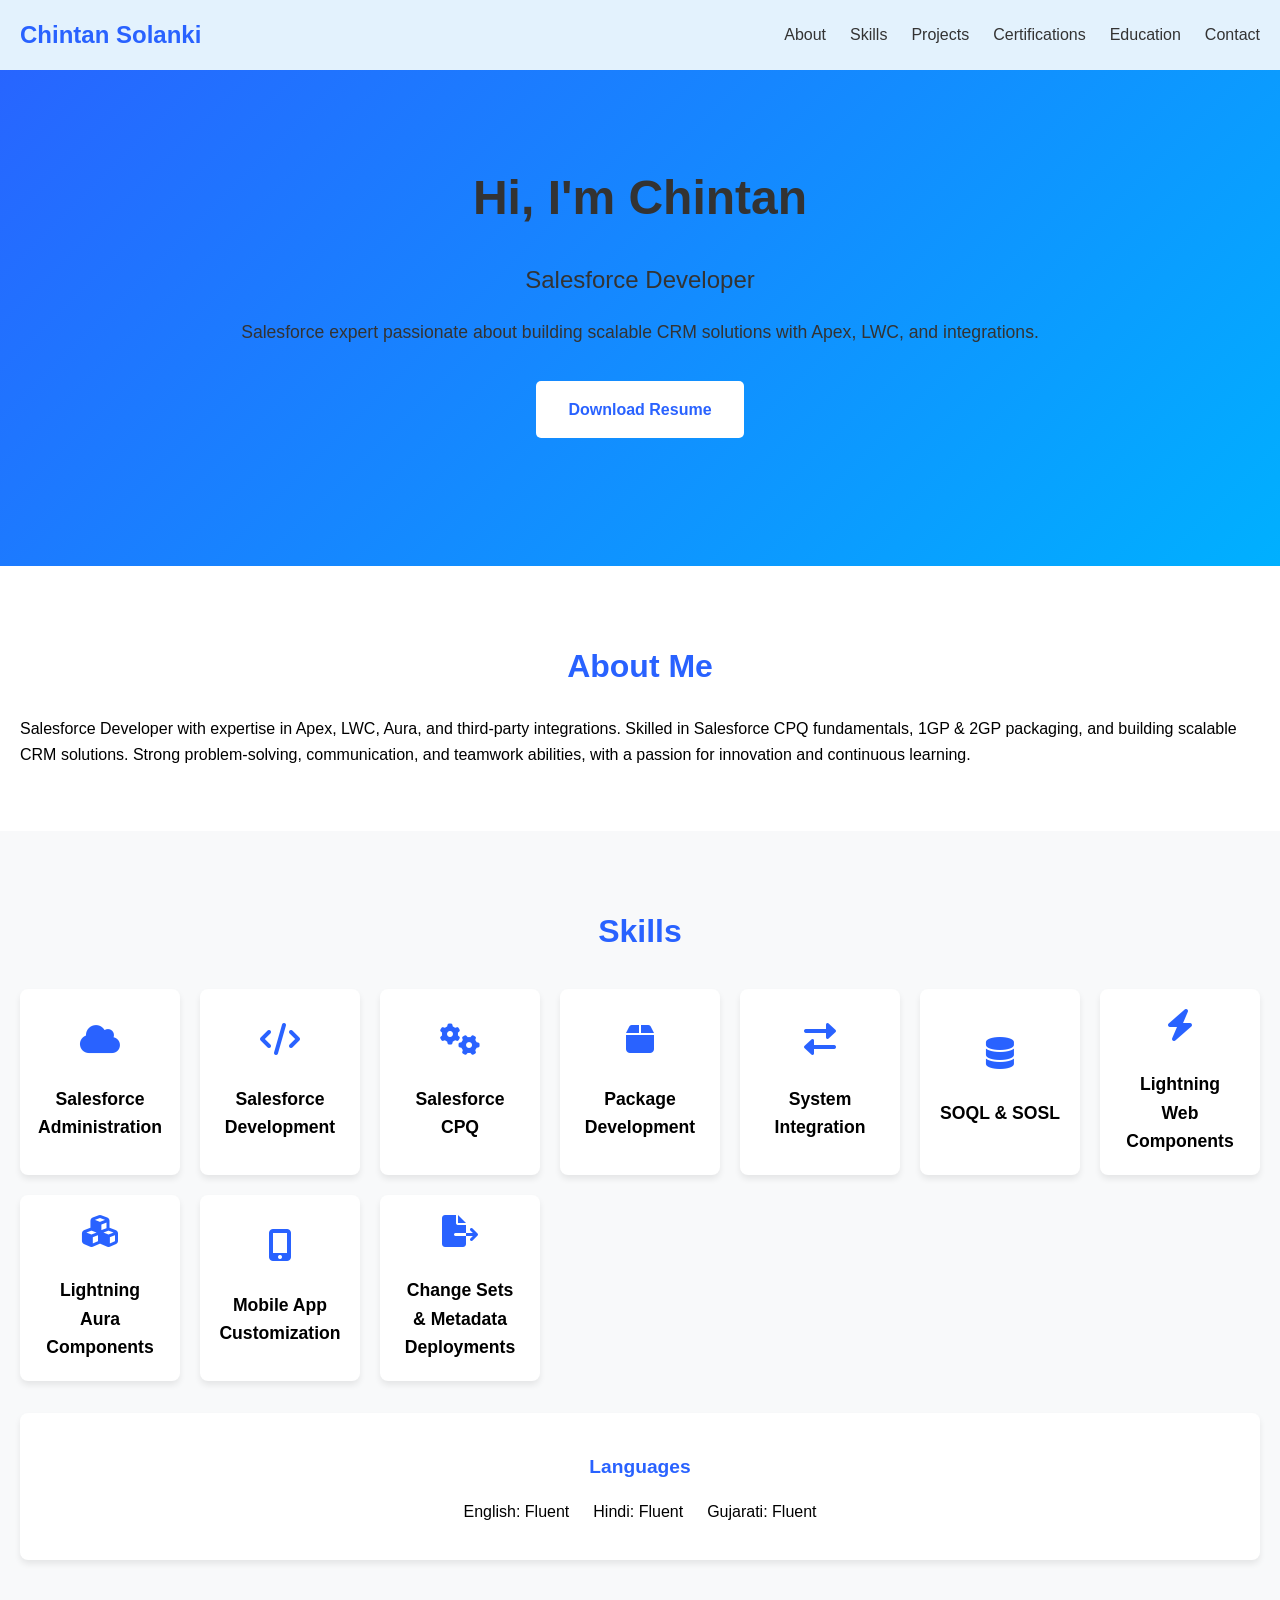
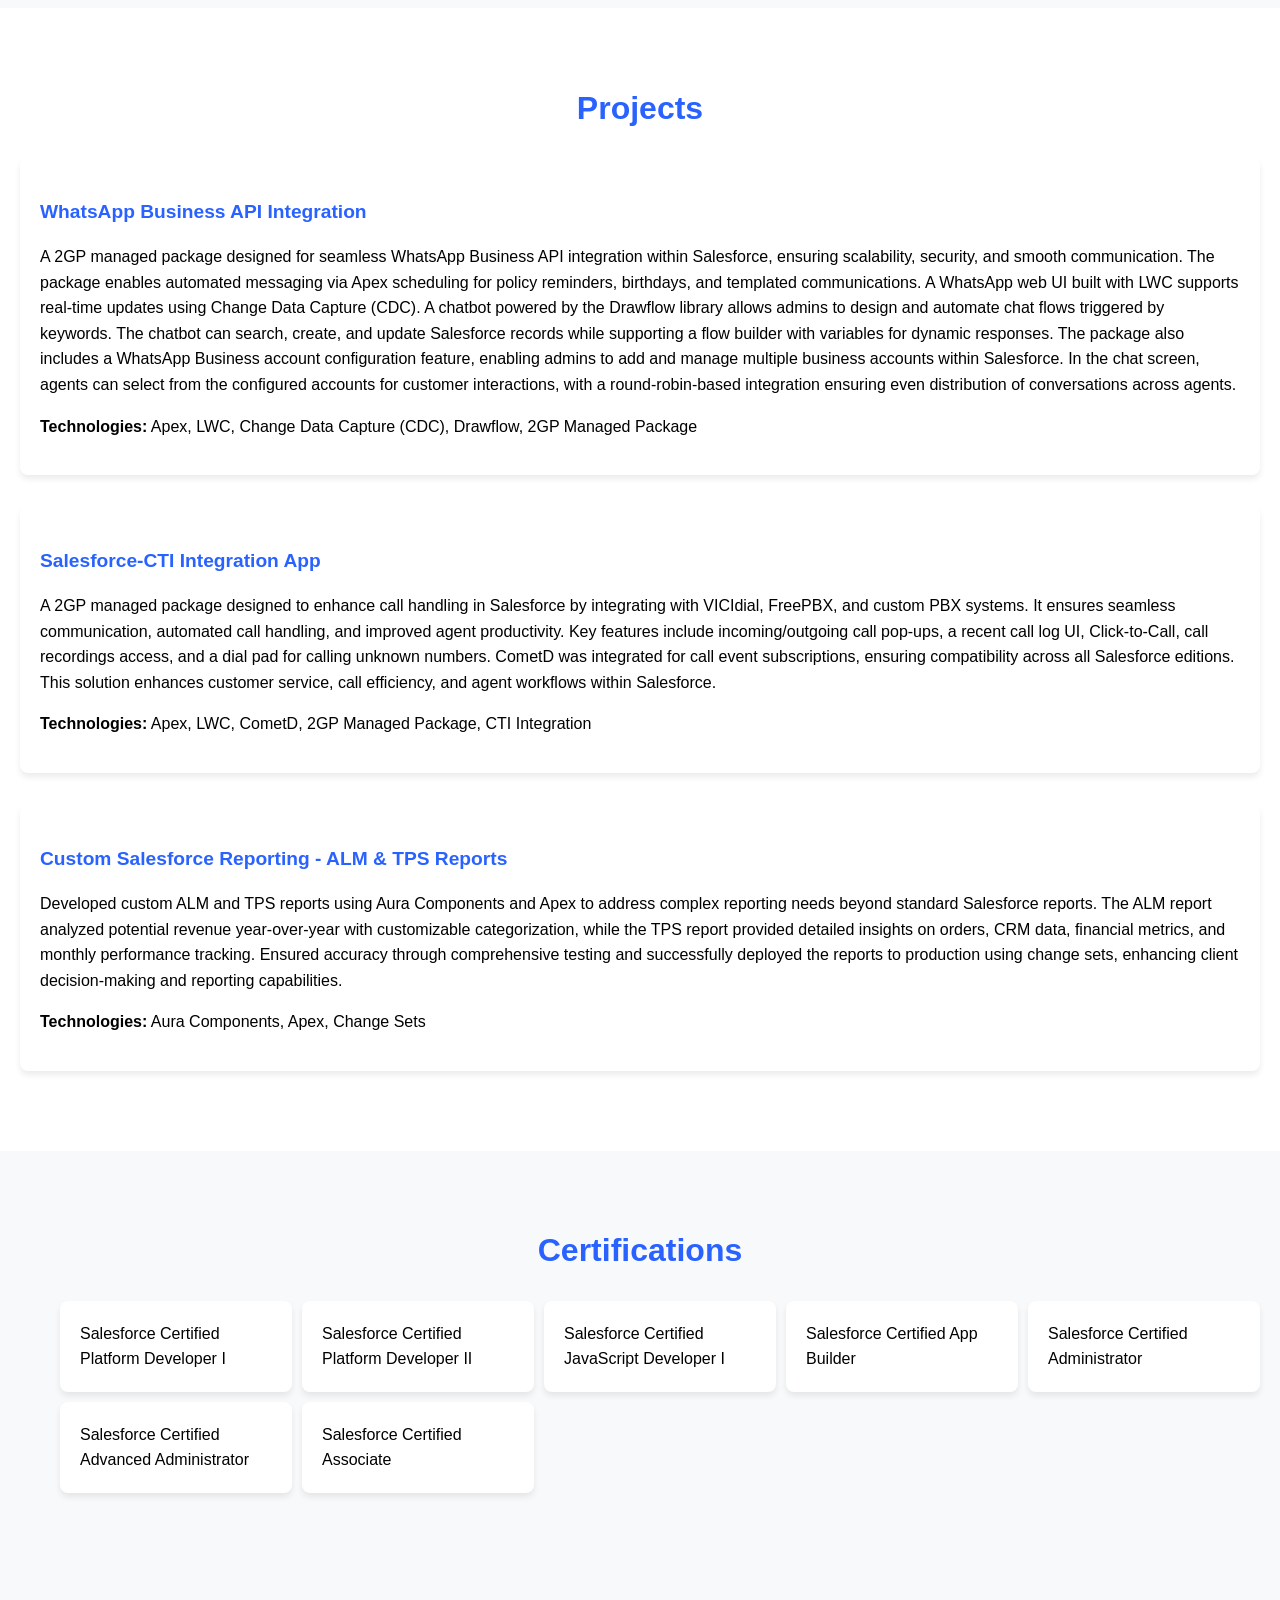
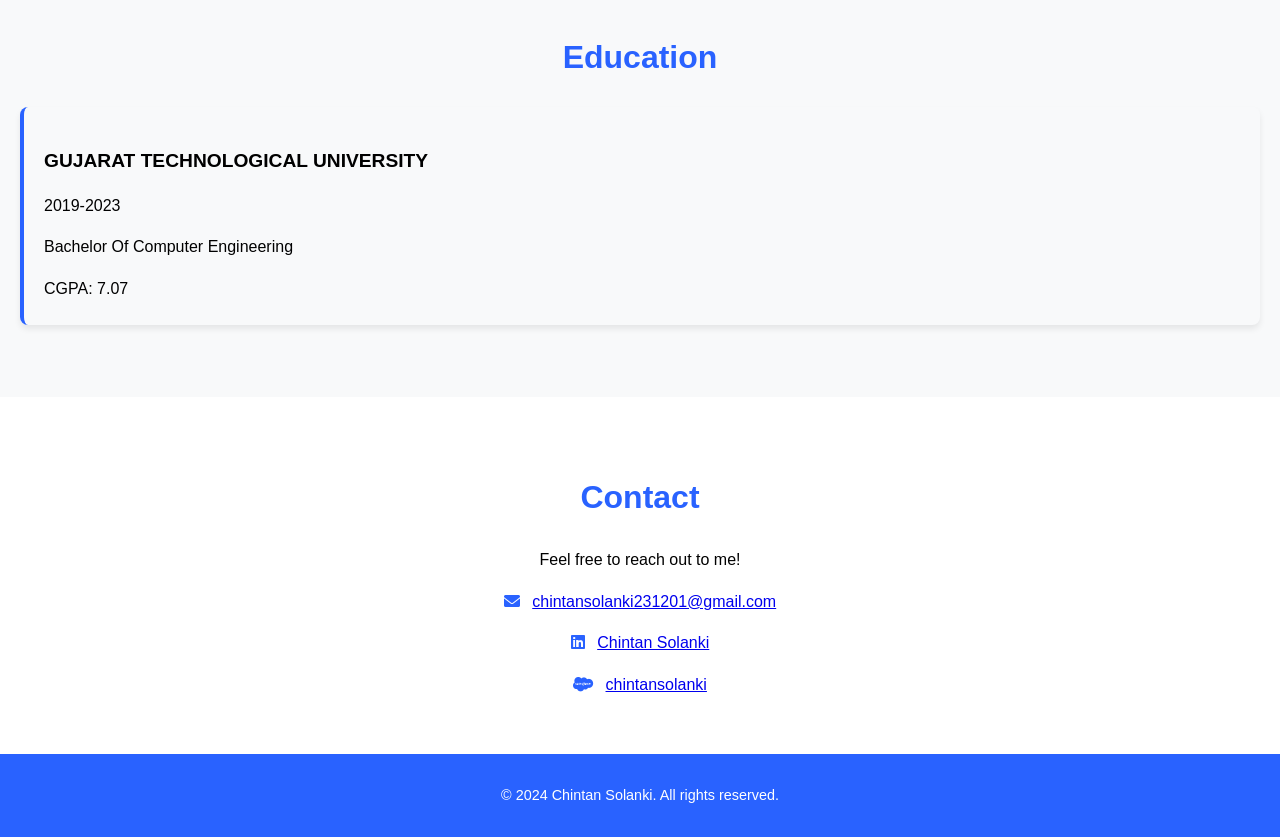
<file: index.html>
<!DOCTYPE html>
<html lang="en">

    <head>
        <meta charset="UTF-8">
        <meta name="viewport" content="width=device-width, initial-scale=1.0">
        <title>Chintan Solanki - Salesforce Developer</title>
        <link rel="stylesheet" href="css/style.css">
        <link rel="stylesheet" href="https://cdnjs.cloudflare.com/ajax/libs/font-awesome/6.0.0/css/all.min.css"
            integrity="sha512-9usAa10IRO0HhonpyAIVpjrylPvoDwiPUiKdWk5t3PyolY1cOd4DSE0Ga+ri4AuTroPR5aQvXU9xC6qOPnzFeg=="
            crossorigin="anonymous" referrerpolicy="no-referrer" />
            <link rel="icon" href="images/profile.png" type="image/x-icon">
    </head>

    <body>

        <header>
            <nav class="top-nav">
                <div class="container">
                    <a href="#" class="logo">Chintan Solanki</a>
                    <ul>
                        <li><a href="#about">About</a></li>
                        <li><a href="#skills">Skills</a></li>
                        <li><a href="#projects">Projects</a></li>
                        <li><a href="#certifications">Certifications</a></li>
                        <li><a href="#education">Education</a></li>
                        <li><a href="#contact">Contact</a></li>
                    </ul>
                </div>
            </nav>
            <div class="hero">
                <div class="container">
                    <div class="hero-content">
                        <h1>Hi, I'm Chintan</h1>
                        <p class="hero-subtitle">Salesforce Developer</p>
                        <p class="hero-intro">
                            Salesforce expert passionate about building scalable CRM solutions with Apex, LWC, and integrations.
                        </p>
                        <a href="ChintanSolanki.pdf" target="_blank" class="resume-button hero-button">Download Resume</a>
                    </div>
                    </div>
            </div>
        </header>

        <main>
            <section id="about" class="about-section">
                <div class="container">
                    <h2>About Me</h2>
                    <p>Salesforce Developer with expertise in Apex, LWC, Aura, and third-party integrations. Skilled in Salesforce CPQ fundamentals, 1GP & 2GP packaging, and building scalable CRM solutions. Strong problem-solving, communication, and teamwork abilities, with a passion for innovation and continuous learning.</p>
                </div>
            </section>

            <section id="skills" class="skills-section">
                <div class="container">
                    <h2>Skills</h2>
                    <div class="skills-grid">
                        <div class="skill-item">
                            <i class="fas fa-cloud"></i>
                            <h3>Salesforce Administration</h3>
                        </div>
                        <div class="skill-item">
                            <i class="fas fa-code"></i>
                            <h3>Salesforce Development</h3>
                        </div>
                        <div class="skill-item">
                            <i class="fas fa-cogs"></i>
                            <h3>Salesforce CPQ</h3>
                        </div>
                        <div class="skill-item">
                            <i class="fas fa-box"></i>
                            <h3>Package Development</h3>
                        </div>
                        <div class="skill-item">
                            <i class="fas fa-exchange-alt"></i>
                            <h3>System Integration</h3>
                        </div>
                        <div class="skill-item">
                            <i class="fas fa-database"></i>
                            <h3>SOQL & SOSL</h3>
                        </div>
                        <div class="skill-item">
                            <i class="fas fa-bolt"></i>
                            <h3>Lightning Web Components</h3>
                        </div>
                        <div class="skill-item">
                            <i class="fas fa-cubes"></i>
                            <h3>Lightning Aura Components</h3>
                        </div>
                        <div class="skill-item">
                            <i class="fas fa-mobile-alt"></i>
                            <h3>Mobile App Customization</h3>
                        </div>
                        <div class="skill-item">
                            <i class="fas fa-file-export"></i>
                            <h3>Change Sets & Metadata Deployments</h3>
                        </div>
                    </div>

                    <div class="languages">
                        <h3>Languages</h3>
                        <ul>
                            <li>English: Fluent</li>
                            <li>Hindi: Fluent</li>
                            <li>Gujarati: Fluent</li>
                        </ul>
                    </div>
                </div>
            </section>
            
            <section id="projects" class="projects-section">
                <div class="container">
                    <h2>Projects</h2>
                    <div class="project-item">
                        <h3>WhatsApp Business API Integration</h3>
                        <p>A 2GP managed package designed for seamless WhatsApp Business API integration within Salesforce, ensuring scalability, security, and smooth communication. The package enables automated messaging via Apex scheduling for policy reminders, birthdays, and templated communications. A WhatsApp web UI built with LWC supports real-time updates using Change Data Capture (CDC). A chatbot powered by the Drawflow library allows admins to design and automate chat flows triggered by keywords. The chatbot can search, create, and update Salesforce records while supporting a flow builder with variables for dynamic responses. The package also includes a WhatsApp Business account configuration feature, enabling admins to add and manage multiple business accounts within Salesforce. In the chat screen, agents can select from the configured accounts for customer interactions, with a round-robin-based integration ensuring even distribution of conversations across agents.</p>
                        <p><strong>Technologies:</strong> Apex, LWC, Change Data Capture (CDC), Drawflow, 2GP Managed Package</p>
                    </div>
                    <div class="project-item">
                        <h3>Salesforce-CTI Integration App</h3>
                        <p>A 2GP managed package designed to enhance call handling in Salesforce by integrating with VICIdial, FreePBX, and custom PBX systems. It ensures seamless communication, automated call handling, and improved agent productivity. Key features include incoming/outgoing call pop-ups, a recent call log UI, Click-to-Call, call recordings access, and a dial pad for calling unknown numbers. CometD was integrated for call event subscriptions, ensuring compatibility across all Salesforce editions. This solution enhances customer service, call efficiency, and agent workflows within Salesforce.</p>
                        <p><strong>Technologies:</strong> Apex, LWC, CometD, 2GP Managed Package, CTI Integration</p>
                    </div>
                    <div class="project-item">
                        <h3>Custom Salesforce Reporting - ALM & TPS Reports</h3>
                        <p>Developed custom ALM and TPS reports using Aura Components and Apex to address complex reporting needs beyond standard Salesforce reports. The ALM report analyzed potential revenue year-over-year with customizable categorization, while the TPS report provided detailed insights on orders, CRM data, financial metrics, and monthly performance tracking. Ensured accuracy through comprehensive testing and successfully deployed the reports to production using change sets, enhancing client decision-making and reporting capabilities.</p>
                        <p><strong>Technologies:</strong> Aura Components, Apex, Change Sets</p>
                    </div>
                </div>
            </section>

            <section id="certifications" class="certifications-section">
                <div class="container">
                    <h2>Certifications</h2>
                    <ul>
                        <li>Salesforce Certified Platform Developer I</li>
                        <li>Salesforce Certified Platform Developer II</li>
                        <li>Salesforce Certified JavaScript Developer I</li>
                        <li>Salesforce Certified App Builder</li>
                        <li>Salesforce Certified Administrator</li>
                        <li>Salesforce Certified Advanced Administrator</li>
                        <li>Salesforce Certified Associate</li>
                    </ul>
                </div>
            </section>

            <section id="education" class="education-section">
                <div class="container">
                    <h2>Education</h2>
                    <div class="education-item">
                        <h3>GUJARAT TECHNOLOGICAL UNIVERSITY</h3>
                        <p>2019-2023</p>
                        <p>Bachelor Of Computer Engineering</p>
                        <p>CGPA: 7.07</p>
                    </div>
                </div>
            </section>

            <section id="contact" class="contact-section">
                <div class="container">
                    <h2>Contact</h2>
                    <div class="contact-details">
                        <p>Feel free to reach out to me!</p>
                        <p><i class="fas fa-envelope"></i> <a href="mailto:chintansolanki231201@gmail.com">chintansolanki231201@gmail.com</a></p>
                        <!-- <p><i class="fas fa-phone"></i> +91 91575 04741</p> -->
                        <p><i class="fab fa-linkedin"></i> <a href="https://www.linkedin.com/in/Chintan Solanki" target="_blank">Chintan Solanki</a></p>
                        <p><i class="fab fa-salesforce"></i> <a href="https://trailblazer.salesforce.com/me/chintansolanki" target="_blank">chintansolanki</a></p>
                    </div>
                </div>
            </section>
        </main>

        <footer>
            <div class="container">
                <p>&copy; 2024 Chintan Solanki. All rights reserved.</p>
            </div>
        </footer>

    </body>

</html>
</file>
<file: css/style.css>
/* General Reset and Container */
body {
    font-family: 'Open Sans', sans-serif;
    line-height: 1.6;
    margin: 0;
    padding: 0;
}

.container {
    /* max-width: 960px; */
    margin: 0 auto;
    padding: 0 20px;
}

/* Header - Top Navigation Bar */
header {
    /* We'll style the header's parts separately */
    /* No background or padding here initially */
    color: #333; /* Dark color for header text */
    text-align: center;
}

.top-nav {
    background-color: #e3f2fd; /* Light blue nav background */
    color: #333; /* Dark color for nav text */
    padding: 1rem 0;
    position: fixed;
    top: 0;
    left: 0;
    width: 100%;
    z-index: 100;
}

.top-nav .container {
    display: flex;
    justify-content: space-between;
    align-items: center;
}

.top-nav .logo {
    font-size: 1.5rem;
    font-weight: bold;
    color: #2962ff; /* Primary blue for logo */
    text-decoration: none;
}

.top-nav ul {
    list-style: none;
    display: flex;
    margin: 0;
    padding: 0;
}

.top-nav ul li {
    margin-left: 1.5rem;
}

.top-nav ul li a {
    color: #333; /* Dark color for nav links */
    text-decoration: none;
    transition: color 0.3s ease;
}

.top-nav ul li a:hover {
    color: #00b0ff; /* Lighter blue for link hover */
}

/* Header - Hero Section */
.hero {
    background: linear-gradient(135deg, #2962ff, #00b0ff); /* Example gradient background */
    color: white;
    padding: 6rem 0;
    text-align: center;
}

.hero .container {
    display: flex;
    justify-content: center;
    align-items: center;
    gap: 2rem;
}

.hero-content {
    flex: 1;
    padding: 2rem;
}

.hero h1 {
    font-size: 3rem;
    margin-bottom: 0.5rem;
    color: #333; /* Dark color for hero heading */
}

.hero-subtitle {
    font-size: 1.5rem;
    font-weight: 300;
    margin-bottom: 1rem;
    color: #333; /* Dark color for hero subtitle */
}

.hero-intro {
    font-size: 1.1rem;
    line-height: 1.8;
    margin-bottom: 2rem;
    color: #333; /* Dark color for hero intro */
}

.hero-button {
    display: inline-block;
    padding: 1rem 2rem;
    background-color: white;
    color: #2962ff;
    text-decoration: none;
    border-radius: 5px;
    font-weight: bold;
    transition: background-color 0.3s ease, color 0.3s ease;
}

.hero-button:hover {
    background-color: #00b0ff;
    color: white;
}

/* Optional Hero Image */
.hero-image {
    flex: 0 0 300px;
    border-radius: 10px;
    overflow: hidden;
    box-shadow: 0 8px 16px rgba(0, 0, 0, 0.1);
}

.hero-image img {
    display: block;
    width: 100%;
    height: auto;
}


/* Main Sections - Consistent Styling */
main section {
    padding: 3rem 0; /* Consistent padding top and bottom */
}

main h2 {
    font-size: 2rem;
    margin-bottom: 1.5rem; /* Increased spacing under headings */
    color: #2962ff;
    text-align: center;
}

/* Section Backgrounds - A More Subtle Approach */
.about-section,
.projects-section,
.contact-section {
    background-color: white;
}

.skills-section,
.certifications-section,
.education-section {
    background-color: #f8f9fa; /* A very light gray for subtle contrast */
}

/* Consistent Box Styling (Skills, Languages, Certifications) */
.skill-item,
.languages,
.certifications-section li {
    background-color: white;
    padding: 1.25rem; /* Consistent padding */
    border-radius: 8px; /* Slightly more rounded */
    box-shadow: 0 4px 6px rgba(0, 0, 0, 0.08); /* Softer shadow */
}

/* Skills Section */
.skills-grid {
    display: grid;
    grid-template-columns: repeat(auto-fit, minmax(150px, 1fr));
    gap: 20px;
    text-align: center;
    margin-top: 2rem;
}

.skill-item {
    display: flex;
    flex-direction: column;
    align-items: center;
    justify-content: center;
}

.skill-item i {
    font-size: 2rem;
    color: #2962ff;
    margin-bottom: 0.75rem; /* Added spacing below icon */
}

.skill-item h3 {
    font-size: 1.1rem; /* Adjusted heading size */
    margin-bottom: 0;   /* Removed extra margin */
}

/* Languages Section - Integrated Style */
.languages {
    margin-top: 2rem;
    text-align: center;
}

.languages h3 {
    font-size: 1.2rem; /* Adjusted heading size */
    color: #2962ff;
    margin-bottom: 1rem;
}

.languages ul {
    list-style: none;
    padding: 0;
    display: flex;
    gap: 1.5rem;
    justify-content: center;
    align-items: center;
}

.languages li {
    font-size: 1rem;
}

/* Education Section */
.education-section {
    padding: 3rem 0;
}

.education-item {
    margin-bottom: 1.5rem;
    padding: 1.25rem;
    border-left: 0.25rem solid #2962ff;
    border-radius: 8px;
    box-shadow: 0 4px 6px rgba(0, 0, 0, 0.08);
}

.education-item h3 {
    font-size: 1.2rem;
    margin-bottom: 0.5rem;
}

.education-item p {
    margin-bottom: 0.25rem;
    font-size: 1rem;
}

/* Projects Section */
.projects-section {
    padding: 3rem 0;
}

.project-item {
    margin-bottom: 2rem;
    padding: 1.25rem;
    border-radius: 8px;
    box-shadow: 0 4px 6px rgba(0, 0, 0, 0.08);
}

.project-item h3 {
    font-size: 1.2rem;
    color: #2962ff;
    margin-bottom: 0.75rem;
}

.project-item p {
    font-size: 1rem;
}

/* Certifications Section */
.certifications-section {
    padding: 3rem 0;
}

.certifications-section ul {
    list-style: none;
    display: grid;
    grid-template-columns: repeat(auto-fit, minmax(200px, 1fr));
    gap: 10px;
}

/* Contact Section */
.contact-section {
    padding: 3rem 0;
}

.contact-details {
    margin-top: 1rem;
    text-align: center;
}

.contact-details p {
    margin-bottom: 0.5rem;
    font-size: 1rem;
}

.contact-details i {
    margin-right: 0.5rem;
    color: #2962ff;
}

/* Footer */
footer {
    background-color: #2962ff;
    color: white;
    text-align: center;
    padding: 1rem 0;
    font-size: 0.9rem;
}

/* Responsive Design */
@media (max-width: 768px) {
    .container {
        padding: 10px;
    }

    header h1 {
        font-size: 2rem;
    }

    .skills-grid {
        grid-template-columns: repeat(auto-fit, minmax(100px, 1fr));
    }

    .certifications-section ul {
        grid-template-columns: 1fr;
    }

    .languages ul {
        flex-direction: column;
    }
}
</file>
